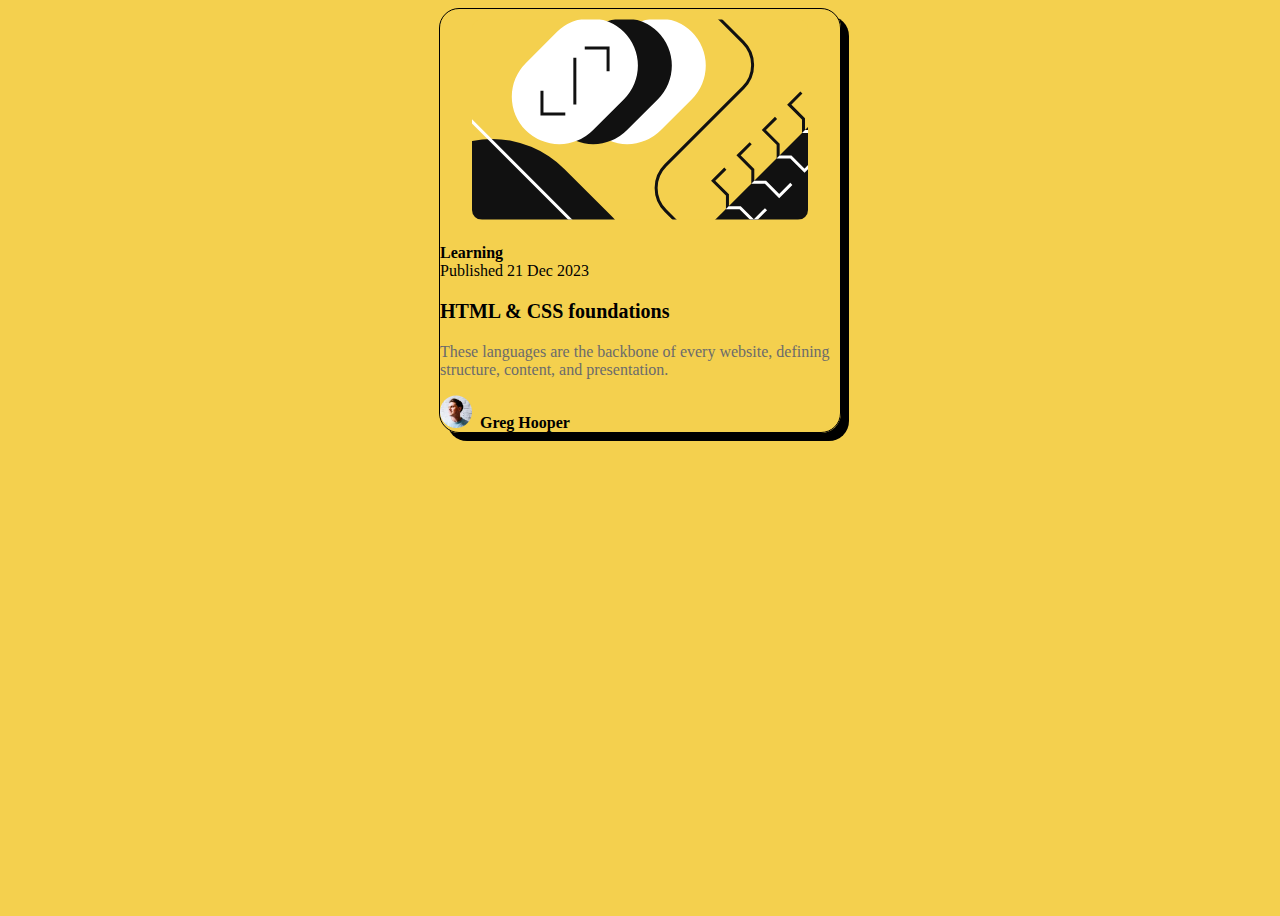
<file: blogpreview.html>
<!DOCTYPE html>
<html>
    <head>
        <meta charset="UTF-8">
        <meta name="viewport" content="width=device-width, initial-scale=1.0">
        <title>Blog Preview</title>
        <link rel="stylesheet" href="blog.css">
        <link href="https://cdn.jsdelivr.net/npm/bootstrap@5.2.3/dist/css/bootstrap.min.css" rel="stylesheet" integrity="sha384-rbsA2VBKQhggwzxH7pPCaAqO46MgnOM80zW1RWuH61DGLwZJEdK2Kadq2F9CUG65" crossorigin="anonymous">
        
    </head>
<body>
<div class="container my-3 align-items-center blog-preview">
    <div class="row justify-content-center">
        <div class="col-12 card">
            <div class="card-body">
                <svg class="img-fluid" xmlns="http://www.w3.org/2000/svg" width="336" height="201" fill="none" viewBox="0 0 336 201"><g clip-path="url(#a)"><path fill="#F4D04E" d="M0 .5h336v200H0z"/><rect width="139" height="95" x="87.996" y="77.729" fill="#fff" rx="47.5" transform="rotate(-45 87.996 77.729)"/><rect width="139" height="95" x="54.055" y="77.729" fill="#111" rx="47.5" transform="rotate(-45 54.055 77.729)"/><path fill="#111" d="M234.864 209.036 451.4-7.5l67.175 67.175-216.536 216.536z"/><rect width="139" height="95" x="20.114" y="77.729" fill="#fff" rx="47.5" transform="rotate(-45 20.114 77.729)"/><rect width="204.19" height="270.554" fill="#111" rx="102.095" transform="scale(-1 1) rotate(45 -103.887 14.564)"/><path stroke="#fff" stroke-width="3" d="m6.69-357.5 135.583 135.727c12.481 12.494 12.481 32.737 0 45.231L-45.544 11.475c-12.481 12.494-12.481 32.737 0 45.23L107.088 209.5"/><path stroke="#111" stroke-width="3" d="M69.965 71.719v23.334h23.334M136.079 52.273V28.94h-23.334M102.845 38.838v46.67M210.364-37.5l60.873 60.873c12.497 12.496 12.497 32.758 0 45.254l-77.745 77.746c-12.497 12.496-12.497 32.758 0 45.254l69.872 69.873"/><path stroke="#111" stroke-width="3" d="m253.339 149.574-12.144 12.145 14.256 14.257v12.672h12.673l13.729 13.729 12.145-12.145M278.685 124.228l-12.145 12.145 14.257 14.257v12.673h12.673l13.729 13.729 12.145-12.145M304.031 98.883l-12.145 12.144 14.257 14.257v12.673h12.673l13.729 13.729 12.144-12.145M329.376 73.537l-12.145 12.145 14.257 14.257v12.672h12.673l13.729 13.729 12.145-12.144"/><path stroke="#fff" stroke-width="5" d="m354.722 48.191-12.145 12.145 14.257 14.257v12.673h12.673l13.729 13.729 12.145-12.145"/><mask id="b" width="285" height="285" x="234" y="-8" maskUnits="userSpaceOnUse" style="mask-type:alpha"><path fill="#111" d="M234.864 209.036 451.4-7.5l67.175 67.175-216.536 216.536z"/></mask><g stroke="#fff" mask="url(#b)"><path stroke-width="3" d="m253.339 149.574-12.144 12.145 14.256 14.257v12.672h12.673l13.729 13.729 12.145-12.145M278.685 124.228l-12.145 12.145 14.257 14.257v12.673h12.673l13.729 13.729 12.145-12.145M304.031 98.883l-12.145 12.144 14.257 14.257v12.673h12.673l13.729 13.729 12.144-12.145M329.376 73.537l-12.145 12.145 14.257 14.257v12.672h12.673l13.729 13.729 12.145-12.145"/><path stroke-width="5" d="m354.722 48.191-12.145 12.145 14.257 14.257v12.673h12.673l13.729 13.729 12.145-12.145"/></g></g><defs><clipPath id="a"><path fill="#fff" d="M0 .5h336v200H0z"/></clipPath></defs></svg>
                <div class="btn btn-primary learn-btn mb-3">
                Learning
                </div>
                <div class="card-inner-body">
                <div class="date pb-3">
                Published 21 Dec 2023   
                </div>    
                <h3>HTML & CSS foundations</h3>
                <p class="card-text py-3">
                These languages are the backbone of every website, defining structure, content, and presentation.   
                </p>
            <div></div><img class="user-icon" src="image-avatar.webp" /><span class="user-name">&nbsp;&nbsp;Greg Hooper</span></div>
        </div>
    </div>
</div>
    <script src="https://cdn.jsdelivr.net/npm/bootstrap@5.2.3/dist/js/bootstrap.bundle.min.js" integrity="sha384-kenU1KFdBIe4zVF0s0G1M5b4hcpxyD9F7jL+jjXkk+Q2h455rYXK/7HAuoJl+0I4" crossorigin="anonymous"></script>
</body>
</html>
</file>
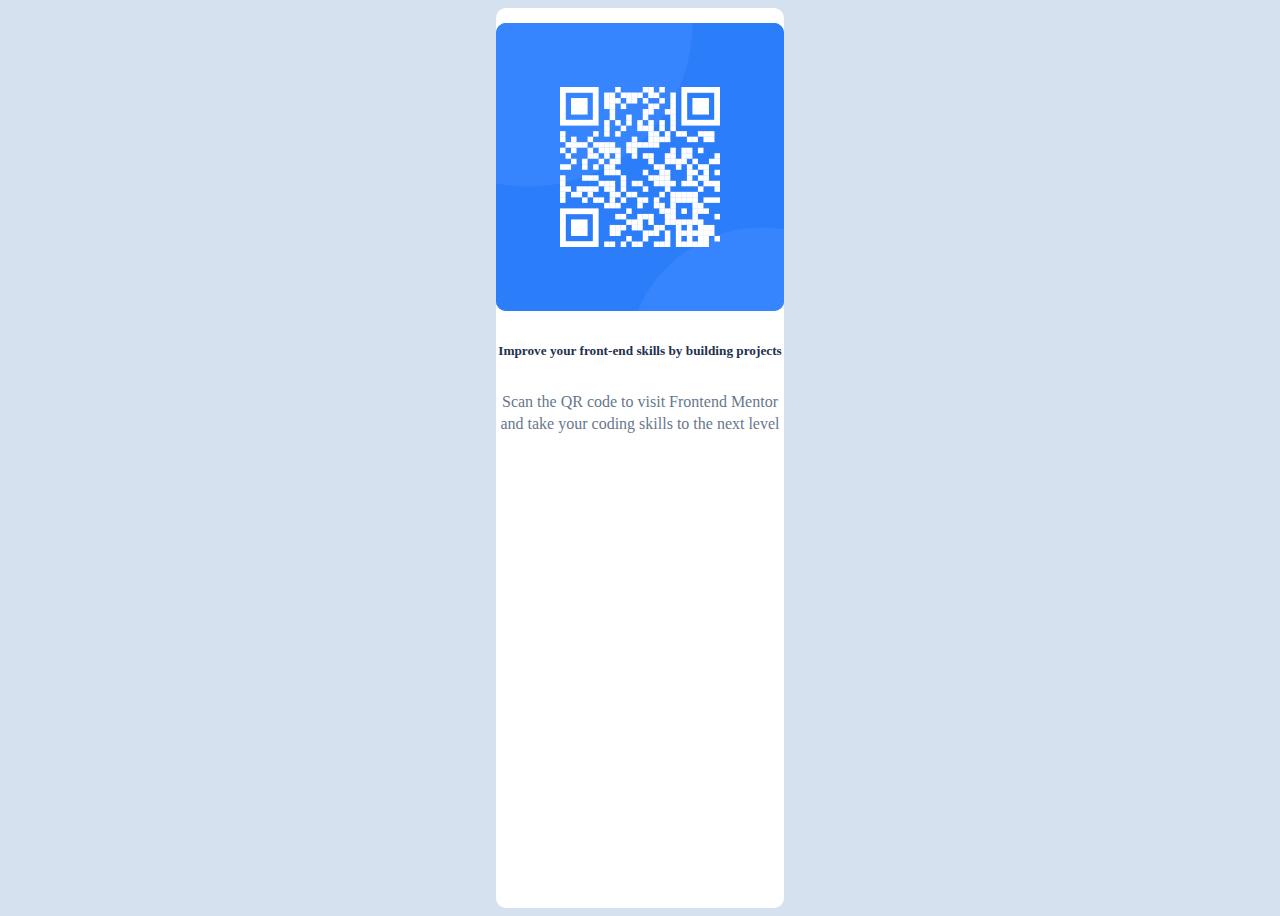
<file: qr.html>
<!DOCTYPE html>
<html>
    <head>
        <meta charset="UTF-8">
        <meta name="viewport" content="width=device-width, initial-scale=1.0">
        <title>QR Component</title>
        <link rel="stylesheet" href="qrstyle.css">
        <link href="https://cdn.jsdelivr.net/npm/bootstrap@5.2.3/dist/css/bootstrap.min.css" rel="stylesheet" integrity="sha384-rbsA2VBKQhggwzxH7pPCaAqO46MgnOM80zW1RWuH61DGLwZJEdK2Kadq2F9CUG65" crossorigin="anonymous"> 
    </head>
<body>
    <div class="container my-3 qr-card align-items-center">
        <div class="row component-card justify-content-center">
        <div class="component col-12 col-md-3 justify-content-center d-flex">
            <img class="qr-code img-fluid" src="image-qr-code.png" />
        </div>
        <div class="row justify-content-center">
        <div class="col-12 col-md-3 py-2 text-center component-text">
            <h5 class="card-header">Improve your front-end skills by building projects</h5>
            <p class="instructions">Scan the QR code to visit Frontend Mentor and take your coding skills to the next level</p>
        </div>
        </div> 
        </div> 
    </div>
    <script src="https://cdn.jsdelivr.net/npm/bootstrap@5.2.3/dist/js/bootstrap.bundle.min.js" integrity="sha384-kenU1KFdBIe4zVF0s0G1M5b4hcpxyD9F7jL+jjXkk+Q2h455rYXK/7HAuoJl+0I4" crossorigin="anonymous"></script>
</body>
</html>
</file>
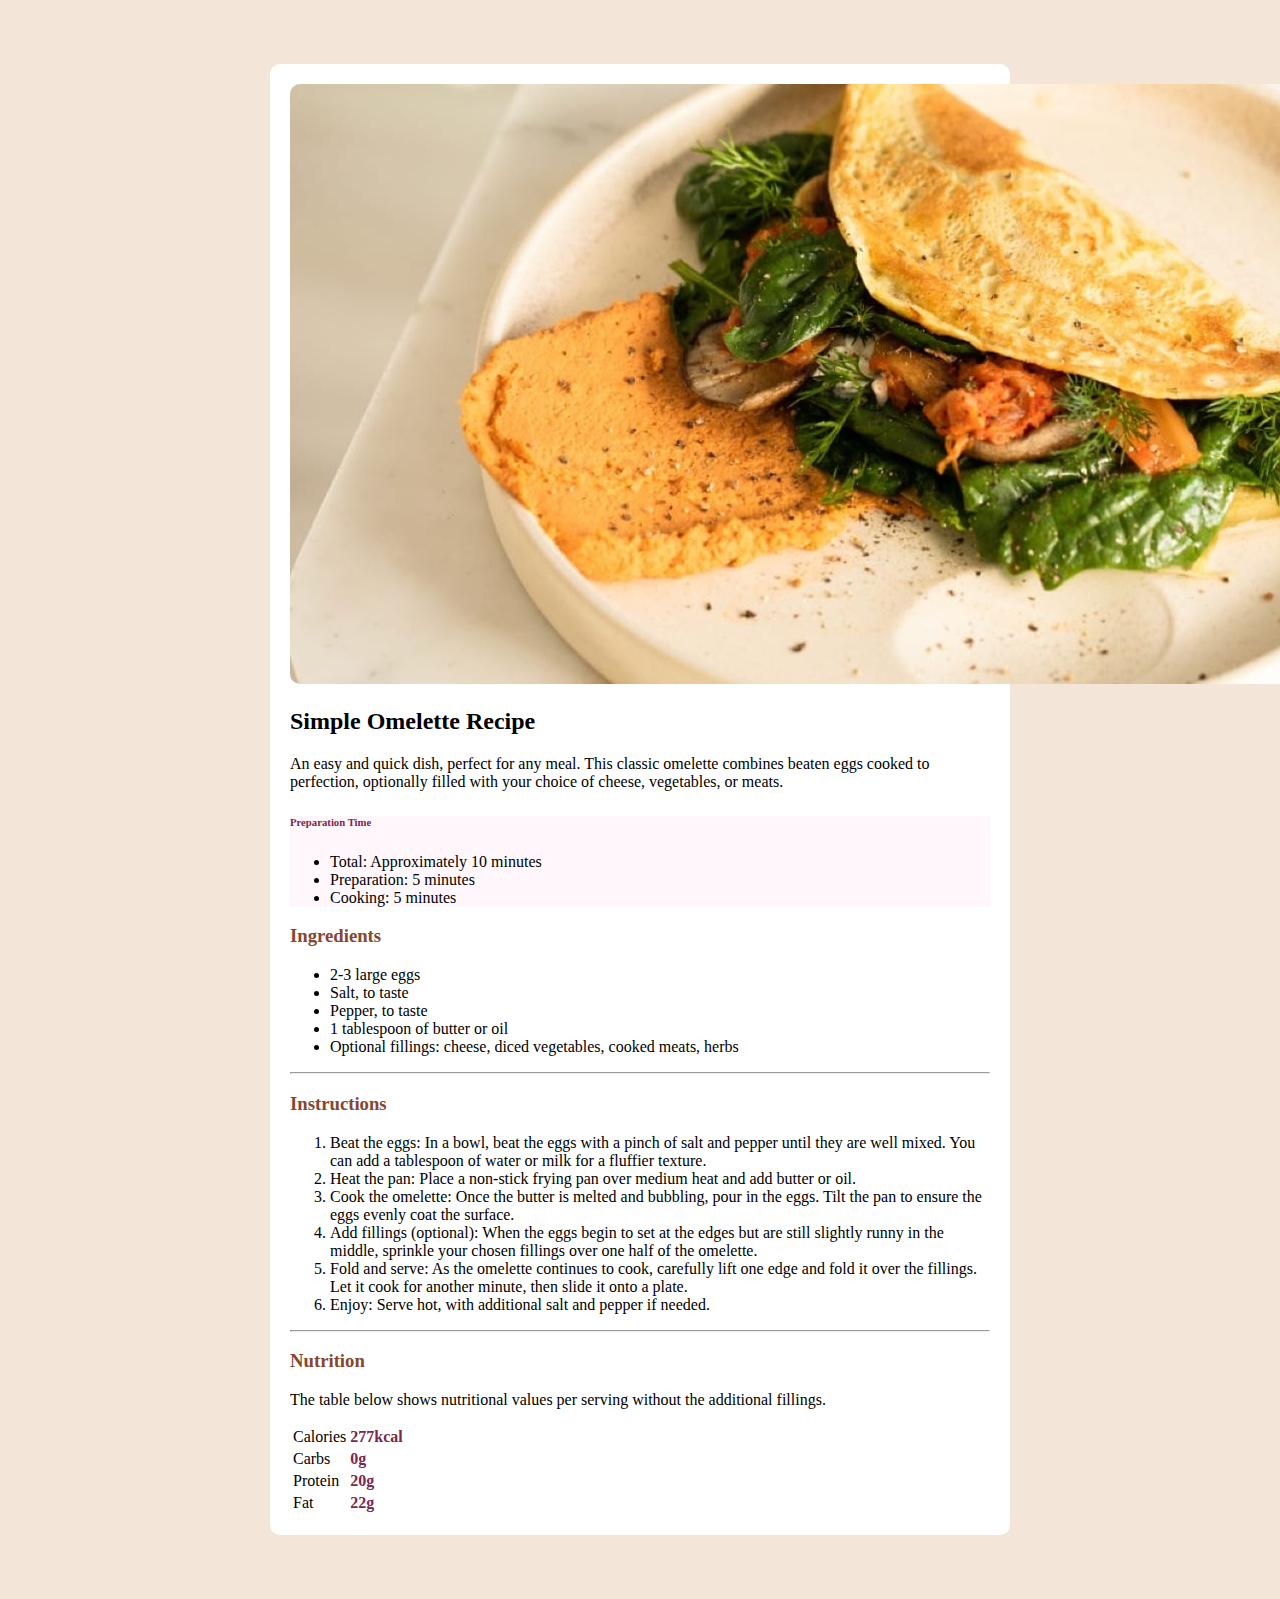
<file: recipepage.html>
<!DOCTYPE html>
<html lang="en">
<head>
    <meta charset="UTF-8">
    <meta name="viewport" content="width=device-width, initial-scale=1.0">
    <title>Recipe Page</title>
    <link rel="stylesheet" href="recipepage.css">
        <link href="https://cdn.jsdelivr.net/npm/bootstrap@5.2.3/dist/css/bootstrap.min.css" rel="stylesheet" integrity="sha384-rbsA2VBKQhggwzxH7pPCaAqO46MgnOM80zW1RWuH61DGLwZJEdK2Kadq2F9CUG65" crossorigin="anonymous">
</head>
<body>
    <div class="container">
        <div class="recipe-card">
            <img class="img-fluid recipe-img" src="image-omelette.jpeg" />
            <h2>Simple Omelette Recipe</h2>
            <p>An easy and quick dish, perfect for any meal. This classic omelette combines beaten eggs cooked to perfection, optionally filled with your choice of cheese, vegetables, or meats.</p>
            <div class="prep-section section">
                <h6>Preparation Time</h6>
                <ul>
                    <li>Total: Approximately 10 minutes</li>
                    <li>Preparation: 5 minutes</li>
                    <li>Cooking: 5 minutes</li>
                </ul>
            </div>
            <div class="section">
                <h3>Ingredients</h3>
                <ul>
                    <li>2-3 large eggs</li>
                    <li>Salt, to taste</li>
                    <li>Pepper, to taste</li>
                    <li>1 tablespoon of butter or oil</li>
                    <li>Optional fillings: cheese, diced vegetables, cooked meats, herbs</li>
                </ul>
            </div>
            <hr />
            <div class="section">
                <h3>Instructions</h3>
                <p class="instructions">
                    <ol>
                        <li>Beat the eggs: In a bowl, beat the eggs with a pinch of salt and pepper until they are well mixed. You can add a tablespoon of water or milk for a fluffier texture.</li>
                        <li>Heat the pan: Place a non-stick frying pan over medium heat and add butter or oil.</li>
                        <li>Cook the omelette: Once the butter is melted and bubbling, pour in the eggs. Tilt the pan to ensure the eggs evenly coat the surface.</li>
                        <li>Add fillings (optional): When the eggs begin to set at the edges but are still slightly runny in the middle, sprinkle your chosen fillings over one half of the omelette.</li>
                        <li>Fold and serve: As the omelette continues to cook, carefully lift one edge and fold it over the fillings. Let it cook for another minute, then slide it onto a plate.</li>
                        <li>Enjoy: Serve hot, with additional salt and pepper if needed.</li>
                    </ol>
                </p>
            </div>
            <hr />
            <div class="section">
                <h3>Nutrition</h3>
                <p>The table below shows nutritional values per serving without the additional fillings.</p>
                <table class="nutrition-table">

                    <tr>
                        <td>Calories</td>
                        <td class="numbers">277kcal</td>
                    </tr>
                    <tr>
                        <td>Carbs</td>
                        <td class="numbers">0g</td>
                    </tr>
                    <tr>
                        <td>Protein</td>
                        <td class="numbers">20g</td>
                    </tr>
                    <tr>
                        <td>Fat</td>
                        <td class="numbers">22g</td>
                    </tr>
                </table>
            </div>
        </div>
    </div>
</body>
</html>
</file>
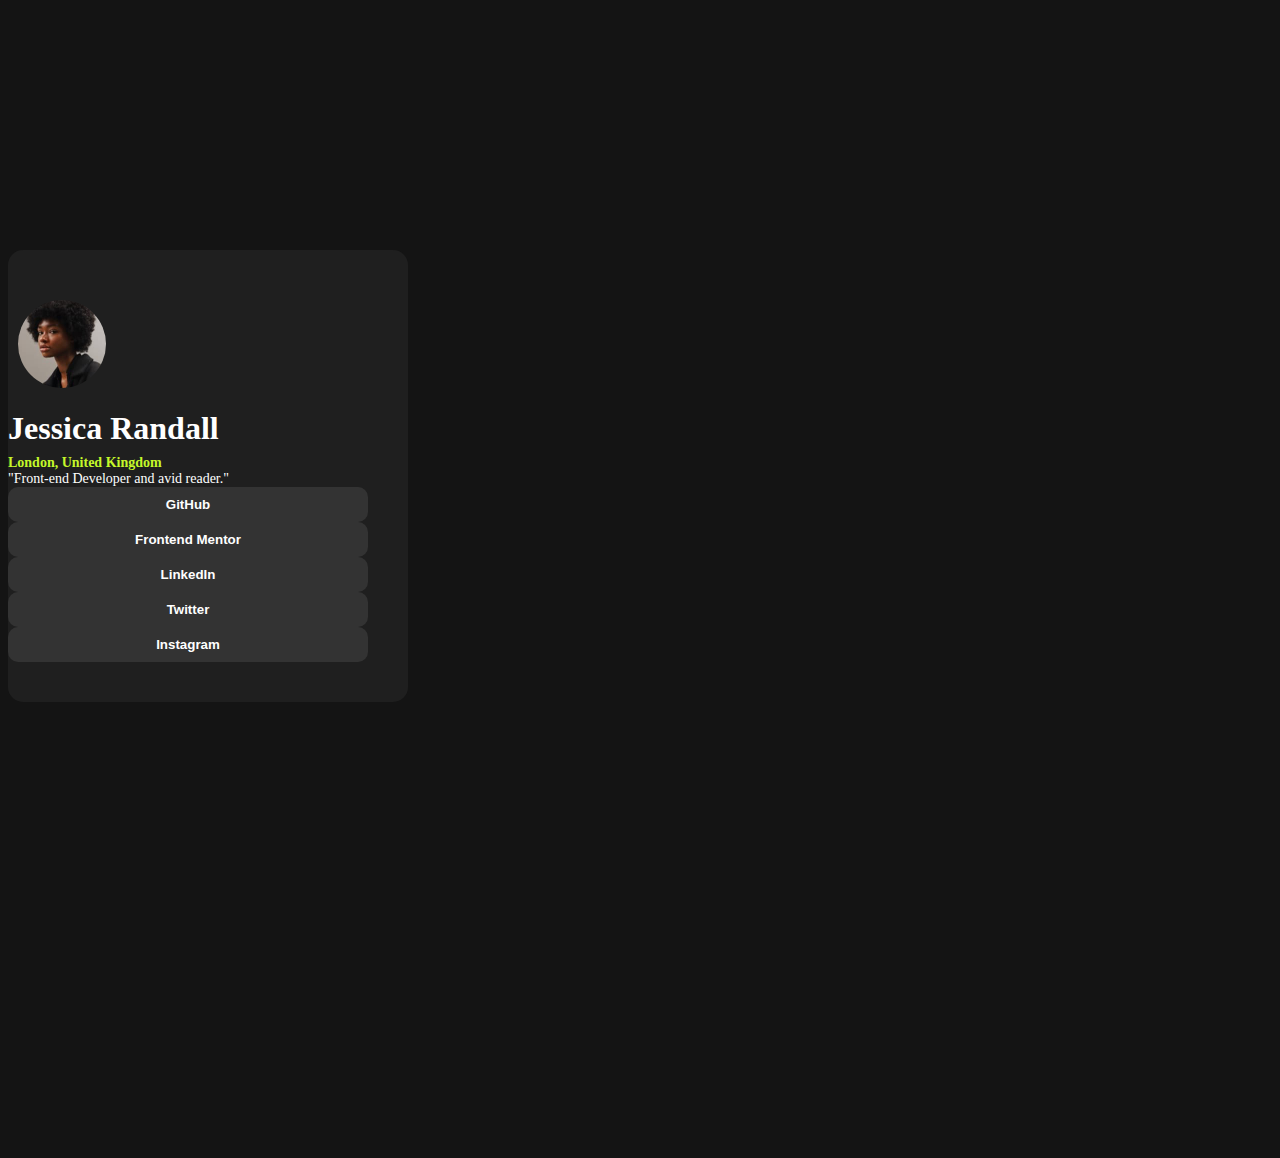
<file: sociallinks.html>
<!DOCTYPE html>
<html>
    <head>
        <meta charset="UTF-8">
        <meta name="viewport" content="width=device-width, initial-scale=1.0">
        <title>Social Links Profile</title>
        <link rel="stylesheet" href="sociallinks.css">
        <link href="https://cdn.jsdelivr.net/npm/bootstrap@5.2.3/dist/css/bootstrap.min.css" rel="stylesheet" integrity="sha384-rbsA2VBKQhggwzxH7pPCaAqO46MgnOM80zW1RWuH61DGLwZJEdK2Kadq2F9CUG65" crossorigin="anonymous">
        
    </head>
<body>
<div class="container align-items-center blog-preview">
    <div class="row justify-content-center text-center">
            <div class="card-body-custom">
                <img class="user-image img-fluid" src="avatar-jessica.jpeg" alt="User's Profile Image" />
                <div class="user-name pt-3">
                <h1>Jessica Randall</h1>
                </div>
                <div class="location pb-3">
                London, United Kingdom   
                </div>    
                <div class="description pb-3">
                "Front-end Developer and avid reader."
                </div>
            
    <div class="row justify-content-center mb-3">
        <div class="col-12 justify-content-center d-flex">
                <button class="social-button">
                    GitHub
                </button>
        </div>
    </div>
    <div class="row justify-content-center mb-3">
        <div class="col-12 justify-content-center d-flex">
                <button class="social-button">
                    Frontend Mentor
                </button>
        </div>
    </div>
    <div class="row justify-content-center mb-3">
        <div class="col-12 justify-content-center d-flex">
                <button class="social-button">
                    LinkedIn
                </button>
        </div>
    </div>
    <div class="row justify-content-center mb-3">
        <div class="col-12 justify-content-center d-flex">
                <button class="social-button">
                    Twitter
                </button>
        </div>
    </div>
    <div class="row justify-content-center mb-3">
        <div class="col-12 justify-content-center d-flex">
                <button class="social-button">
                    Instagram
                </button>
        </div>
    </div>
</div></div>
        </div>
    </div>
    <script src="https://cdn.jsdelivr.net/npm/bootstrap@5.2.3/dist/js/bootstrap.bundle.min.js" integrity="sha384-kenU1KFdBIe4zVF0s0G1M5b4hcpxyD9F7jL+jjXkk+Q2h455rYXK/7HAuoJl+0I4" crossorigin="anonymous"></script>
</body>
</html>
</file>
<file: blog.css>
body {background-color: #F4D04E !important; height:100vh;}
.blog-preview {justify-content: center;
    text-align: center;
    display: flex;
    height: 100vh;}
.card {max-width: 400px !important; border: #000 1px solid !important; box-shadow: 8px 8px 0px rgba(0, 0, 0, 1); border-radius: 20px !important;}
svg {border-radius: 10px; margin-top:10px;}
.btn-primary {background-color: #F4D04E !important; color: #000 !important; border:none !important; font-weight: bold !important;}
/* .date {} */
/* h3 {font-weight: bold;} */
.card-text {color:#6B6B6B;}
.learn-btn {text-align: left;
    justify-content: left;
    display: flex !important;
    max-width: fit-content;
    margin-top: 20px;}
.card-inner-body {text-align: left;}
.card-inner-body h3 {font-weight: bold; font-size: 1.25rem !important;}
.card-inner-body h3:hover {color:#F4D04E;}
.user-name {font-weight:bold;}
.user-icon {max-width: 32px;}
</file>
<file: qrstyle.css>
body {background-color: #d5e1ef!important; line-height: 140% !important; font-size:1rem !important;}

.component-card {background-color: #fff;border-radius: 10px; max-width: 325px; min-height:50%;}
.component {
width: 288px !important;
height: 288px;
background: #2C7DFA;
border-radius: 10px;
margin-top: 15px !important;
flex: none;
order: 0;
flex-grow: 0;
}
.qr-card {justify-content: center;
    text-align: center;
    display: flex;
    height:100vh;
  }
.component, .component-card {border-radius: 10px;}
.component-text {width: 288px !important;bottom: 5%;position: relative;}
.card-header {font-weight: bold; color:#1F314F;}
.instructions {color:#68778D;}
.instructions, .card-header {margin-top: 10%;position: relative;}

.qr-code {max-width: 288px; max-height: 288px;border-radius: 10px;}
</file>
<file: recipepage.css>
/* #7A284E dark rose
#FFF7FB light rose
#312E2C dark stone
#5F564D light stone
#E3DDD7 lighter gray stone
#F3E5D7 lightest beige stone
#854632 brown */
h1, h2 {color:#000; font-weight:bold !important;}
h3 {color:#854632; font-weight:bold !important;}
h6, .numbers {color:#7A284E; font-weight:bold !important;}

body {justify-content:center; align-items:center; background-color:#f3e5d7 !important; margin:0; height:100vh;}
.container {
    display: flex; 
    justify-content: center; 
    align-items: center;
    padding:5%; 
}
.recipe-card {
    background: #fff;
    border-radius: 10px;
    /* box-shadow: 0 4px 10px rgba(0, 0, 0, 0.1); */
    padding: 20px;
    width: 700px;
}
.prep-section {background-color:#FFF7FB;}
.recipe-img {border-radius: 10px;}
table tbody tr {border-bottom:#333333;}
</file>
<file: sociallinks.css>
body {background-color: #141414 !important; font-size:14px; height:100vh;}
.card-body-custom {background-color: #1f1f1f !important; max-width:400px !important; margin-top:250px !important; border-radius: 15px; padding-top:40px; padding-bottom:40px;}
.description {color:#fff;}
.user-image {border-radius: 50%; width:88px; height:88px; margin: 10px;}
.user-name{font-weight: bold; color:#fff;}
.location {color:hsl(75, 94%, 57%); font-weight: bold;}
.social-button {background-color: #333333; color:#fff; border-radius:10px; border: none !important; padding:10px; font-weight: bold; min-width: 90%;}
.social-button:hover {background-color: hsl(75, 94%, 57%); color:#1f1f1f !important;}
h1, .h1, h2, .h2{color:#fff;}
.user-name h1 {
    font-size: 2rem; 
    margin: 0.5rem 0; 
}

@media (max-width: 885px) {
    .card-body-custom {max-width: 400px !important;}
}
</file>
